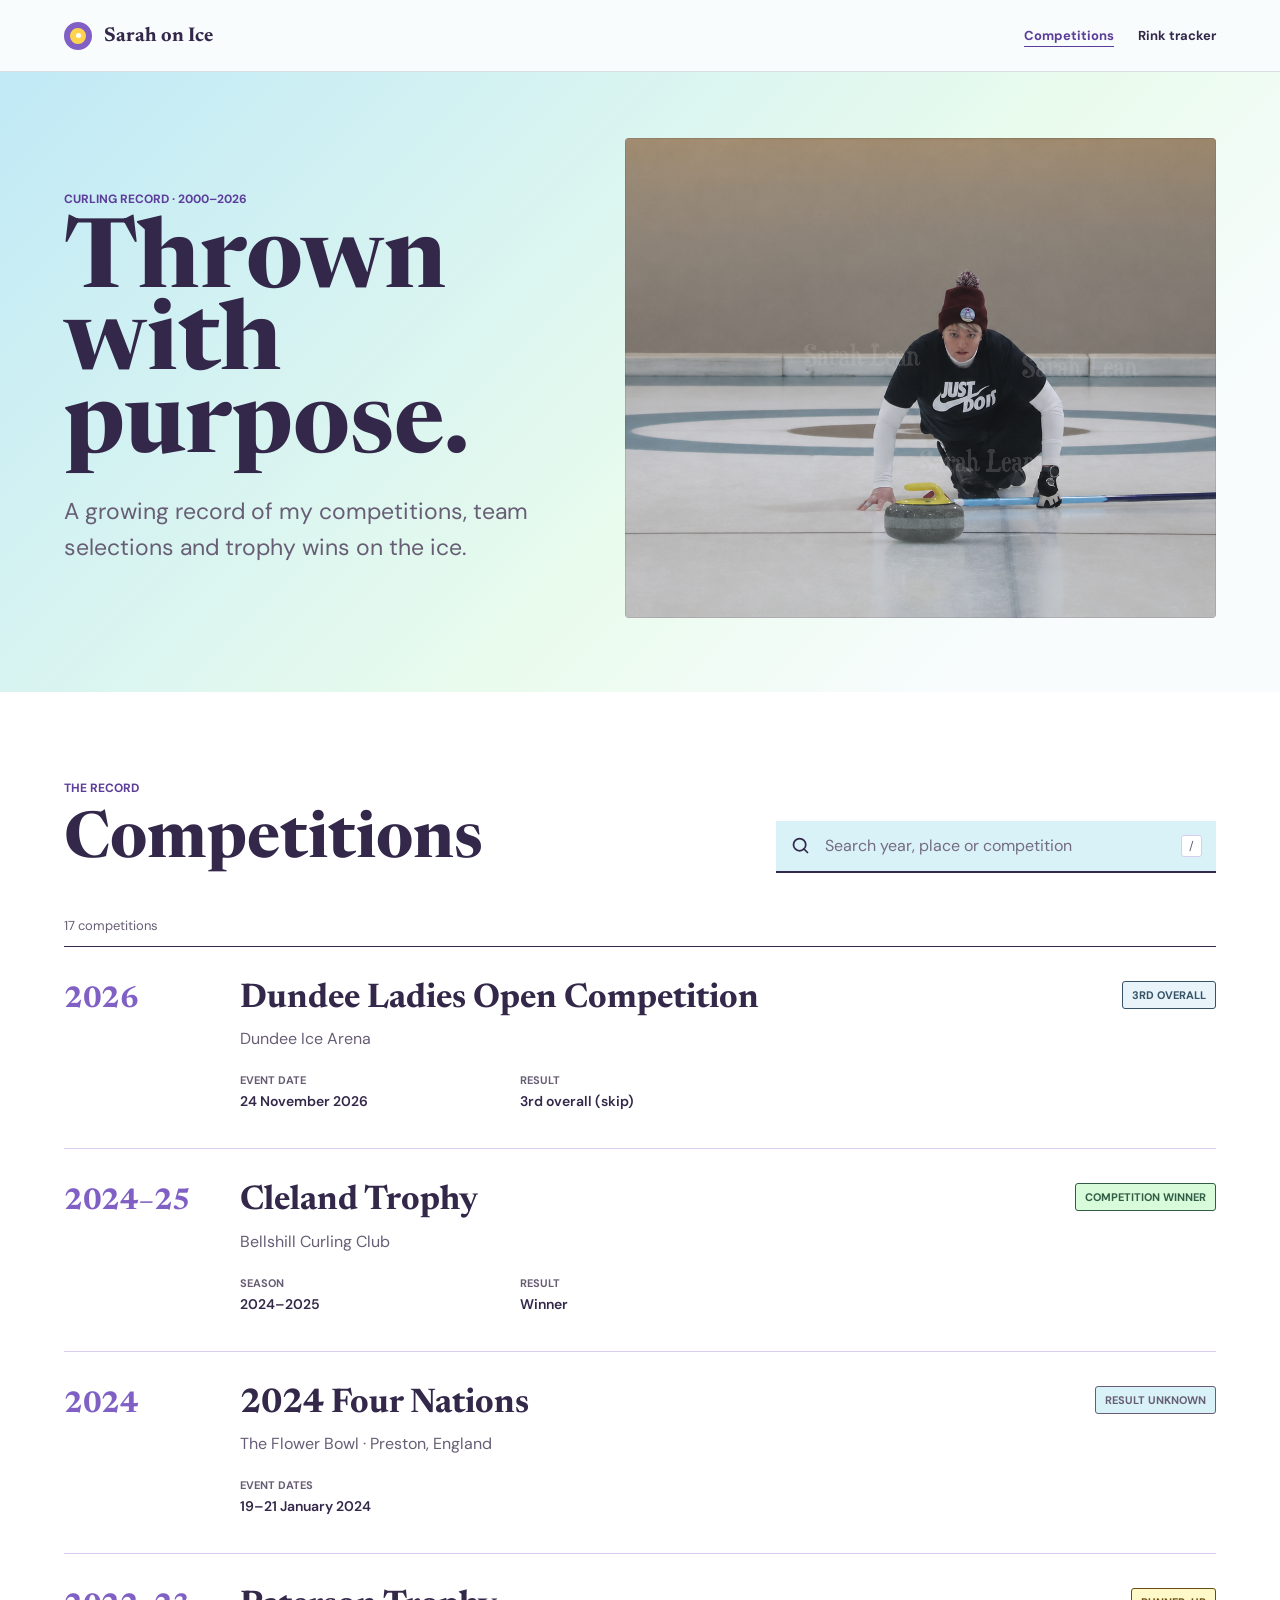
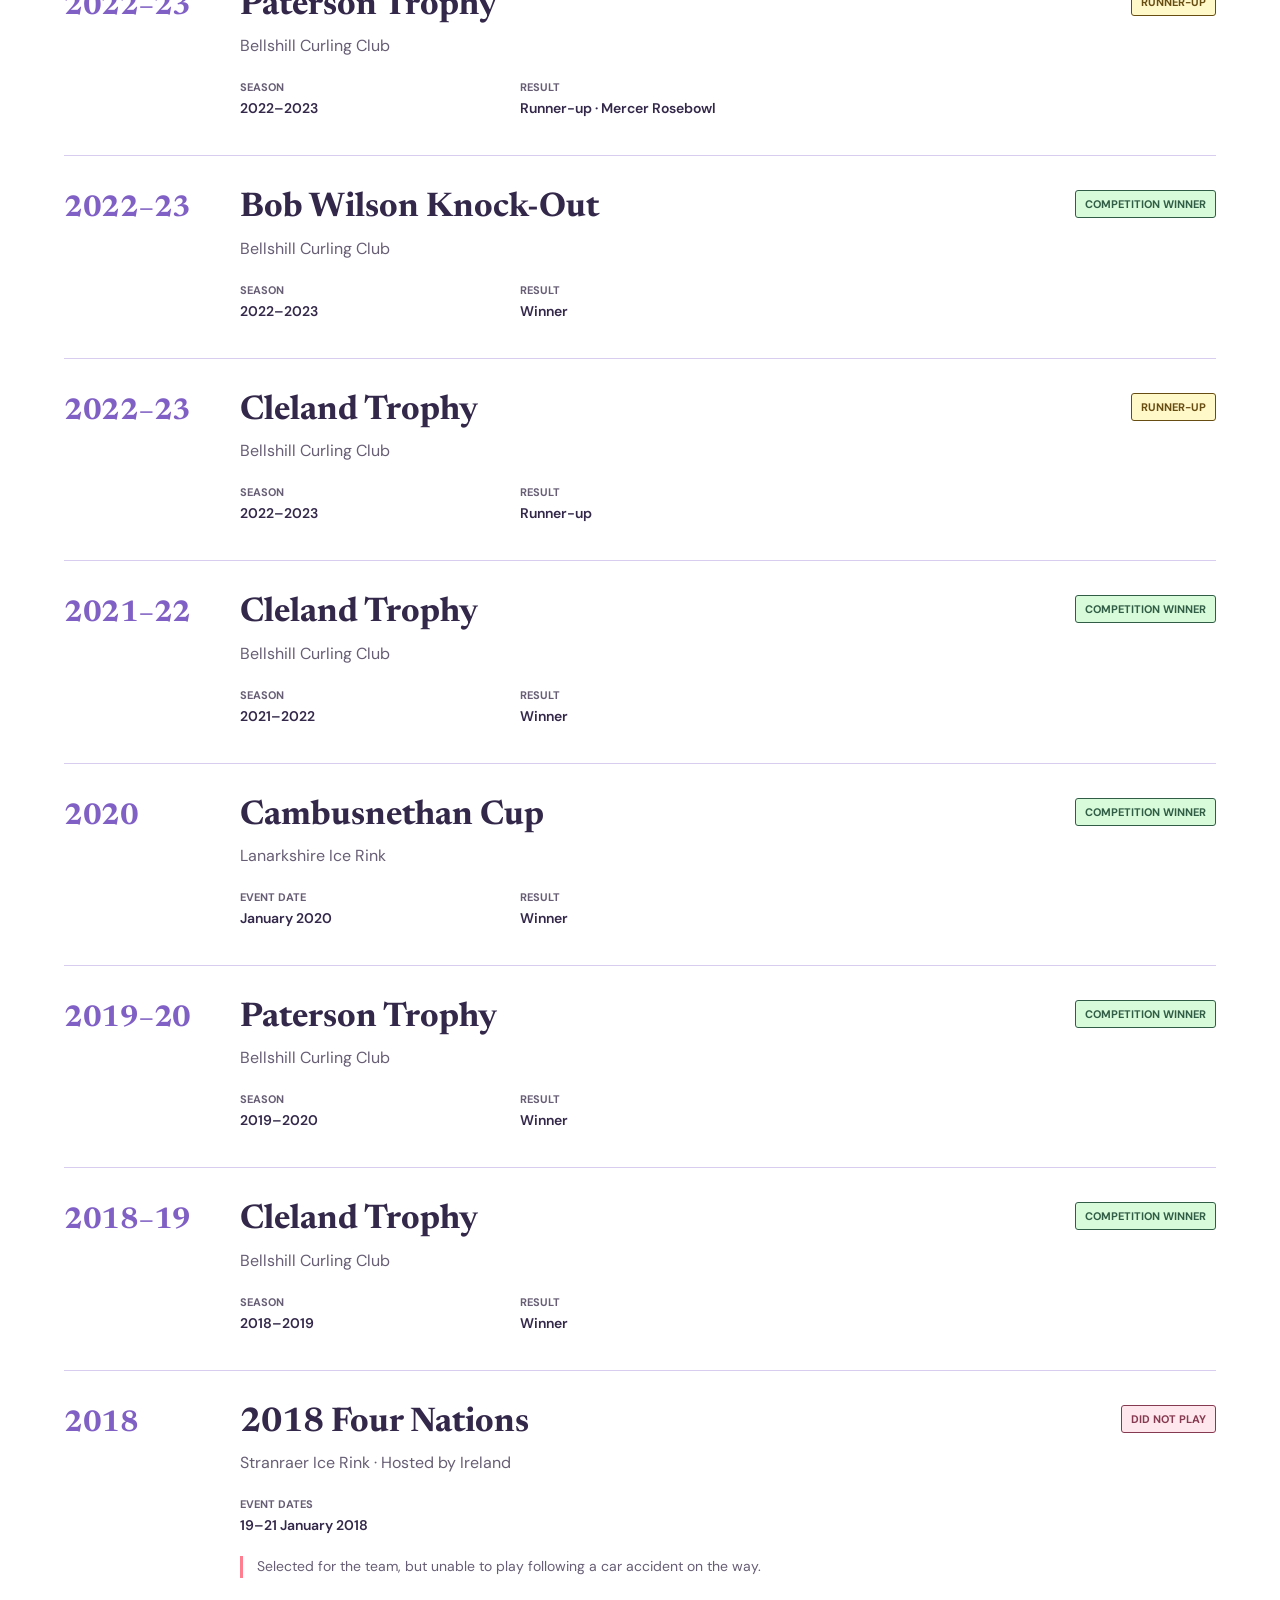
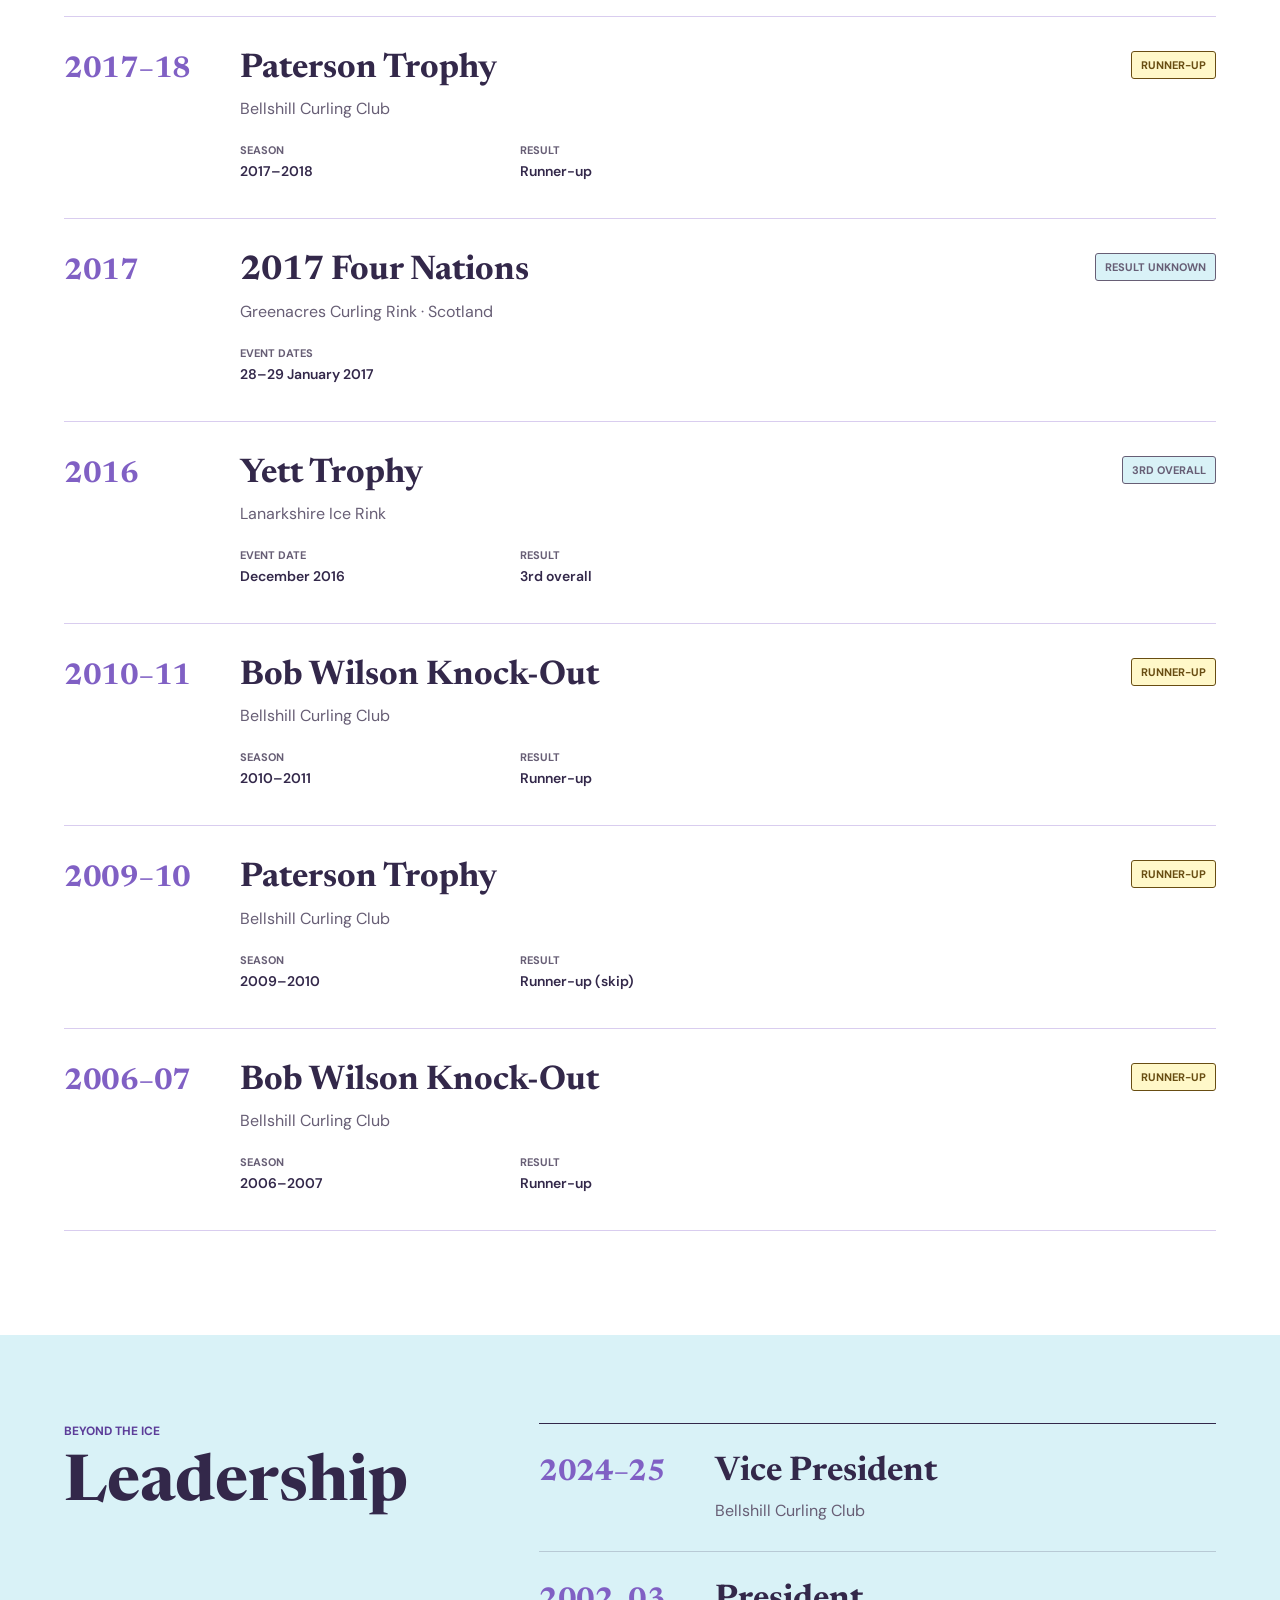
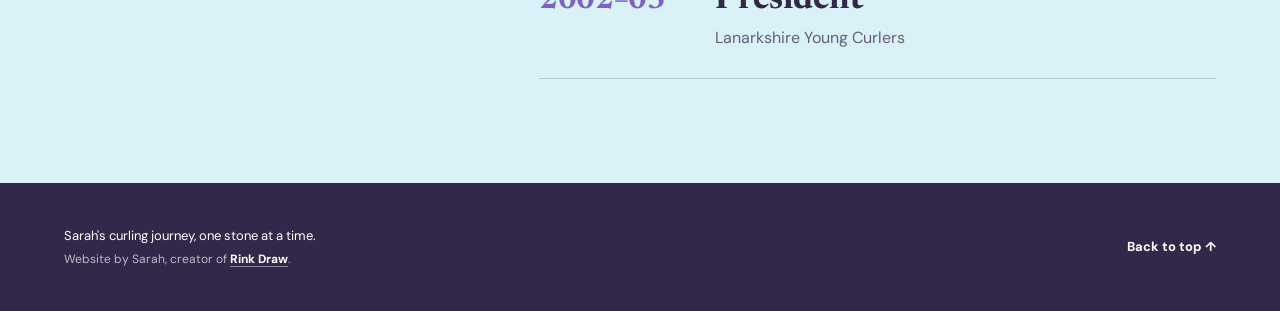
<file: index.html>
<!doctype html>
<html lang="en-GB">
  <head>
    <meta charset="UTF-8" />
    <meta name="viewport" content="width=device-width, initial-scale=1.0" />
    <meta
      name="description"
      content="Sarah's curling tournament appearances, results and trophy wins."
    />
    <title>Sarah on Ice | Curling record</title>
    <link rel="preconnect" href="https://fonts.googleapis.com" />
    <link rel="preconnect" href="https://fonts.gstatic.com" crossorigin />
    <link
      href="https://fonts.googleapis.com/css2?family=DM+Sans:wght@400;500;600;700&amp;family=Newsreader:opsz,wght@6..72,600;6..72,700&amp;display=swap"
      rel="stylesheet"
    />
    <link rel="stylesheet" href="styles.css" />
    <script src="script.js" defer></script>
  </head>
  <body>
    <header class="site-header">
      <a class="brand" href="#top" aria-label="Sarah on Ice, home">
        <span class="brand-mark" aria-hidden="true"><span></span></span>
        <span>Sarah on Ice</span>
      </a>
      <nav class="page-nav" aria-label="Main navigation">
        <a href="index.html" aria-current="page">Competitions</a>
        <a href="rinks.html">Rink tracker</a>
      </nav>
    </header>

    <main id="top">
      <section class="intro" aria-labelledby="page-title">
        <div class="intro-copy">
          <p class="eyebrow">Curling record · 2000–2026</p>
          <h1 id="page-title">Thrown with purpose.</h1>
          <p class="lede">
            A growing record of my competitions, team selections and trophy wins on the ice.
          </p>
        </div>
        <figure class="intro-image">
          <img src="sarah-curling.jpg" alt="Sarah delivering a curling stone on the ice" />
        </figure>
      </section>

      <section class="archive" aria-labelledby="archive-title">
        <div class="archive-heading">
          <div>
            <p class="eyebrow">The record</p>
            <h2 id="archive-title">Competitions</h2>
          </div>
          <label class="search">
            <svg viewBox="0 0 24 24" aria-hidden="true">
              <circle cx="11" cy="11" r="7"></circle>
              <path d="m20 20-4-4"></path>
            </svg>
            <span class="sr-only">Search competitions</span>
            <input
              id="search-input"
              type="search"
              placeholder="Search year, place or competition"
              autocomplete="off"
            />
            <kbd aria-hidden="true">/</kbd>
          </label>
        </div>

        <div class="results-meta" aria-live="polite">
            <p id="result-count">17 competitions</p>
          <button id="clear-search" class="clear-button" type="button" hidden>Clear search</button>
        </div>

        <div id="competition-list" class="competition-list">
          <article
            class="competition"
            data-search="2026 24 november dundee ladies open competition ice arena third 3rd place overall skip"
          >
            <div class="year" aria-hidden="true">2026</div>
            <div class="competition-main">
              <div class="competition-title-row">
                <h3>Dundee Ladies Open Competition</h3>
                <span class="status status-placed">3rd overall</span>
              </div>
              <p class="location">Dundee Ice Arena</p>
              <dl class="details">
                <div>
                  <dt>Event date</dt>
                  <dd>24 November 2026</dd>
                </div>
                <div>
                  <dt>Result</dt>
                  <dd>3rd overall (skip)</dd>
                </div>
              </dl>
            </div>
          </article>

          <article
            class="competition"
            data-search="season 2024 2025 cleland trophy winner competition winner bellshill curling club"
          >
            <div class="year" aria-hidden="true">2024–25</div>
            <div class="competition-main">
              <div class="competition-title-row">
                <h3>Cleland Trophy</h3>
                <span class="status status-winner">Competition winner</span>
              </div>
              <p class="location">Bellshill Curling Club</p>
              <dl class="details">
                <div>
                  <dt>Season</dt>
                  <dd>2024–2025</dd>
                </div>
                <div>
                  <dt>Result</dt>
                  <dd>Winner</dd>
                </div>
              </dl>
            </div>
          </article>

          <article
            class="competition"
            data-search="2024 four nations flower bowl preston england 19 21 january tournament unknown"
          >
            <div class="year" aria-hidden="true">2024</div>
            <div class="competition-main">
              <div class="competition-title-row">
                <h3>2024 Four Nations</h3>
                <span class="status status-unknown">Result unknown</span>
              </div>
              <p class="location">The Flower Bowl · Preston, England</p>
              <dl class="details">
                <div>
                  <dt>Event dates</dt>
                  <dd>19–21 January 2024</dd>
                </div>
              </dl>
            </div>
          </article>

          <article
            class="competition"
            data-search="season 2022 2023 paterson trophy league mercer rosebowl runner up runner-up second place bellshill curling club"
          >
            <div class="year" aria-hidden="true">2022–23</div>
            <div class="competition-main">
              <div class="competition-title-row">
                <h3>Paterson Trophy</h3>
                <span class="status status-runner-up">Runner-up</span>
              </div>
              <p class="location">Bellshill Curling Club</p>
              <dl class="details">
                <div>
                  <dt>Season</dt>
                  <dd>2022–2023</dd>
                </div>
                <div>
                  <dt>Result</dt>
                  <dd>Runner-up · Mercer Rosebowl</dd>
                </div>
              </dl>
            </div>
          </article>

          <article
            class="competition"
            data-search="season 2022 2023 bob wilson knock out knockout competition winner bellshill curling club"
          >
            <div class="year" aria-hidden="true">2022–23</div>
            <div class="competition-main">
              <div class="competition-title-row">
                <h3>Bob Wilson Knock-Out</h3>
                <span class="status status-winner">Competition winner</span>
              </div>
              <p class="location">Bellshill Curling Club</p>
              <dl class="details">
                <div>
                  <dt>Season</dt>
                  <dd>2022–2023</dd>
                </div>
                <div>
                  <dt>Result</dt>
                  <dd>Winner</dd>
                </div>
              </dl>
            </div>
          </article>

          <article
            class="competition"
            data-search="season 2022 2023 cleland trophy runner up runner-up second place bellshill curling club"
          >
            <div class="year" aria-hidden="true">2022–23</div>
            <div class="competition-main">
              <div class="competition-title-row">
                <h3>Cleland Trophy</h3>
                <span class="status status-runner-up">Runner-up</span>
              </div>
              <p class="location">Bellshill Curling Club</p>
              <dl class="details">
                <div>
                  <dt>Season</dt>
                  <dd>2022–2023</dd>
                </div>
                <div>
                  <dt>Result</dt>
                  <dd>Runner-up</dd>
                </div>
              </dl>
            </div>
          </article>

          <article
            class="competition"
            data-search="season 2021 2022 cleland trophy winner competition winner bellshill curling club"
          >
            <div class="year" aria-hidden="true">2021–22</div>
            <div class="competition-main">
              <div class="competition-title-row">
                <h3>Cleland Trophy</h3>
                <span class="status status-winner">Competition winner</span>
              </div>
              <p class="location">Bellshill Curling Club</p>
              <dl class="details">
                <div>
                  <dt>Season</dt>
                  <dd>2021–2022</dd>
                </div>
                <div>
                  <dt>Result</dt>
                  <dd>Winner</dd>
                </div>
              </dl>
            </div>
          </article>

          <article
            class="competition"
            data-search="january 2020 cambusnethan cup winner competition winner lanarkshire ice rink"
          >
            <div class="year" aria-hidden="true">2020</div>
            <div class="competition-main">
              <div class="competition-title-row">
                <h3>Cambusnethan Cup</h3>
                <span class="status status-winner">Competition winner</span>
              </div>
              <p class="location">Lanarkshire Ice Rink</p>
              <dl class="details">
                <div>
                  <dt>Event date</dt>
                  <dd><time datetime="2020-01">January 2020</time></dd>
                </div>
                <div>
                  <dt>Result</dt>
                  <dd>Winner</dd>
                </div>
              </dl>
            </div>
          </article>

          <article
            class="competition"
            data-search="season 2019 2020 paterson trophy winner competition winner bellshill curling club"
          >
            <div class="year" aria-hidden="true">2019–20</div>
            <div class="competition-main">
              <div class="competition-title-row">
                <h3>Paterson Trophy</h3>
                <span class="status status-winner">Competition winner</span>
              </div>
              <p class="location">Bellshill Curling Club</p>
              <dl class="details">
                <div>
                  <dt>Season</dt>
                  <dd>2019–2020</dd>
                </div>
                <div>
                  <dt>Result</dt>
                  <dd>Winner</dd>
                </div>
              </dl>
            </div>
          </article>

          <article
            class="competition"
            data-search="season 2018 2019 cleland trophy winner competition winner bellshill curling club"
          >
            <div class="year" aria-hidden="true">2018–19</div>
            <div class="competition-main">
              <div class="competition-title-row">
                <h3>Cleland Trophy</h3>
                <span class="status status-winner">Competition winner</span>
              </div>
              <p class="location">Bellshill Curling Club</p>
              <dl class="details">
                <div>
                  <dt>Season</dt>
                  <dd>2018–2019</dd>
                </div>
                <div>
                  <dt>Result</dt>
                  <dd>Winner</dd>
                </div>
              </dl>
            </div>
          </article>

          <article
            class="competition"
            data-search="2018 four nations stranraer ice rink hosted ireland 19 21 january did not play car accident"
          >
            <div class="year" aria-hidden="true">2018</div>
            <div class="competition-main">
              <div class="competition-title-row">
                <h3>2018 Four Nations</h3>
                <span class="status status-missed">Did not play</span>
              </div>
              <p class="location">Stranraer Ice Rink · Hosted by Ireland</p>
              <dl class="details">
                <div>
                  <dt>Event dates</dt>
                  <dd>19–21 January 2018</dd>
                </div>
              </dl>
              <p class="note">Selected for the team, but unable to play following a car accident on the way.</p>
            </div>
          </article>

          <article
            class="competition"
            data-search="season 2017 2018 paterson trophy runner up runner-up second place bellshill curling club"
          >
            <div class="year" aria-hidden="true">2017–18</div>
            <div class="competition-main">
              <div class="competition-title-row">
                <h3>Paterson Trophy</h3>
                <span class="status status-runner-up">Runner-up</span>
              </div>
              <p class="location">Bellshill Curling Club</p>
              <dl class="details">
                <div>
                  <dt>Season</dt>
                  <dd>2017–2018</dd>
                </div>
                <div>
                  <dt>Result</dt>
                  <dd>Runner-up</dd>
                </div>
              </dl>
            </div>
          </article>

          <article
            class="competition"
            data-search="2017 four nations greenacres curling rink scotland 28 29 january tournament unknown"
          >
            <div class="year" aria-hidden="true">2017</div>
            <div class="competition-main">
              <div class="competition-title-row">
                <h3>2017 Four Nations</h3>
                <span class="status status-unknown">Result unknown</span>
              </div>
              <p class="location">Greenacres Curling Rink · Scotland</p>
              <dl class="details">
                <div>
                  <dt>Event dates</dt>
                  <dd>28–29 January 2017</dd>
                </div>
              </dl>
            </div>
          </article>

          <article
            class="competition"
            data-search="december 2016 yett trophy lanarkshire ice rink third 3rd overall"
          >
            <div class="year" aria-hidden="true">2016</div>
            <div class="competition-main">
              <div class="competition-title-row">
                <h3>Yett Trophy</h3>
                <span class="status status-unknown">3rd overall</span>
              </div>
              <p class="location">Lanarkshire Ice Rink</p>
              <dl class="details">
                <div>
                  <dt>Event date</dt>
                  <dd><time datetime="2016-12">December 2016</time></dd>
                </div>
                <div>
                  <dt>Result</dt>
                  <dd>3rd overall</dd>
                </div>
              </dl>
            </div>
          </article>

          <article
            class="competition"
            data-search="season 2010 2011 bob wilson knock out knockout trophy runner up runner-up second place bellshill curling club"
          >
            <div class="year" aria-hidden="true">2010–11</div>
            <div class="competition-main">
              <div class="competition-title-row">
                <h3>Bob Wilson Knock-Out</h3>
                <span class="status status-runner-up">Runner-up</span>
              </div>
              <p class="location">Bellshill Curling Club</p>
              <dl class="details">
                <div>
                  <dt>Season</dt>
                  <dd>2010–2011</dd>
                </div>
                <div>
                  <dt>Result</dt>
                  <dd>Runner-up</dd>
                </div>
              </dl>
            </div>
          </article>

          <article
            class="competition"
            data-search="season 2009 2010 paterson trophy runner up runner-up second place skip bellshill curling club"
          >
            <div class="year" aria-hidden="true">2009–10</div>
            <div class="competition-main">
              <div class="competition-title-row">
                <h3>Paterson Trophy</h3>
                <span class="status status-runner-up">Runner-up</span>
              </div>
              <p class="location">Bellshill Curling Club</p>
              <dl class="details">
                <div>
                  <dt>Season</dt>
                  <dd>2009–2010</dd>
                </div>
                <div>
                  <dt>Result</dt>
                  <dd>Runner-up (skip)</dd>
                </div>
              </dl>
            </div>
          </article>

          <article
            class="competition"
            data-search="season 2006 2007 bob wilson knock out knockout trophy runner up runner-up second place bellshill curling club"
          >
            <div class="year" aria-hidden="true">2006–07</div>
            <div class="competition-main">
              <div class="competition-title-row">
                <h3>Bob Wilson Knock-Out</h3>
                <span class="status status-runner-up">Runner-up</span>
              </div>
              <p class="location">Bellshill Curling Club</p>
              <dl class="details">
                <div>
                  <dt>Season</dt>
                  <dd>2006–2007</dd>
                </div>
                <div>
                  <dt>Result</dt>
                  <dd>Runner-up</dd>
                </div>
              </dl>
            </div>
          </article>
        </div>

        <div id="empty-state" class="empty-state" hidden>
          <p>No competitions match that search.</p>
          <button id="empty-clear" type="button">Show all competitions</button>
        </div>
      </section>

      <section class="leadership" aria-labelledby="leadership-title">
        <div class="leadership-inner">
          <div class="leadership-heading">
            <p class="eyebrow">Beyond the ice</p>
            <h2 id="leadership-title">Leadership</h2>
          </div>
          <div class="leadership-list">
            <article class="leadership-role">
              <div class="year">2024–25</div>
              <div>
                <h3>Vice President</h3>
                <p class="location">Bellshill Curling Club</p>
              </div>
            </article>
            <article class="leadership-role">
              <div class="year">2002–03</div>
              <div>
                <h3>President</h3>
                <p class="location">Lanarkshire Young Curlers</p>
              </div>
            </article>
          </div>
        </div>
      </section>
    </main>

    <footer>
      <div class="footer-note">
        <p>Sarah's curling journey, one stone at a time.</p>
        <p class="creator-credit">
          Website by Sarah, creator of
          <a href="https://www.rinkdraw.com/">Rink Draw</a>.
        </p>
      </div>
      <a href="#top">Back to top <span aria-hidden="true">↑</span></a>
    </footer>
  </body>
</html>
</file>
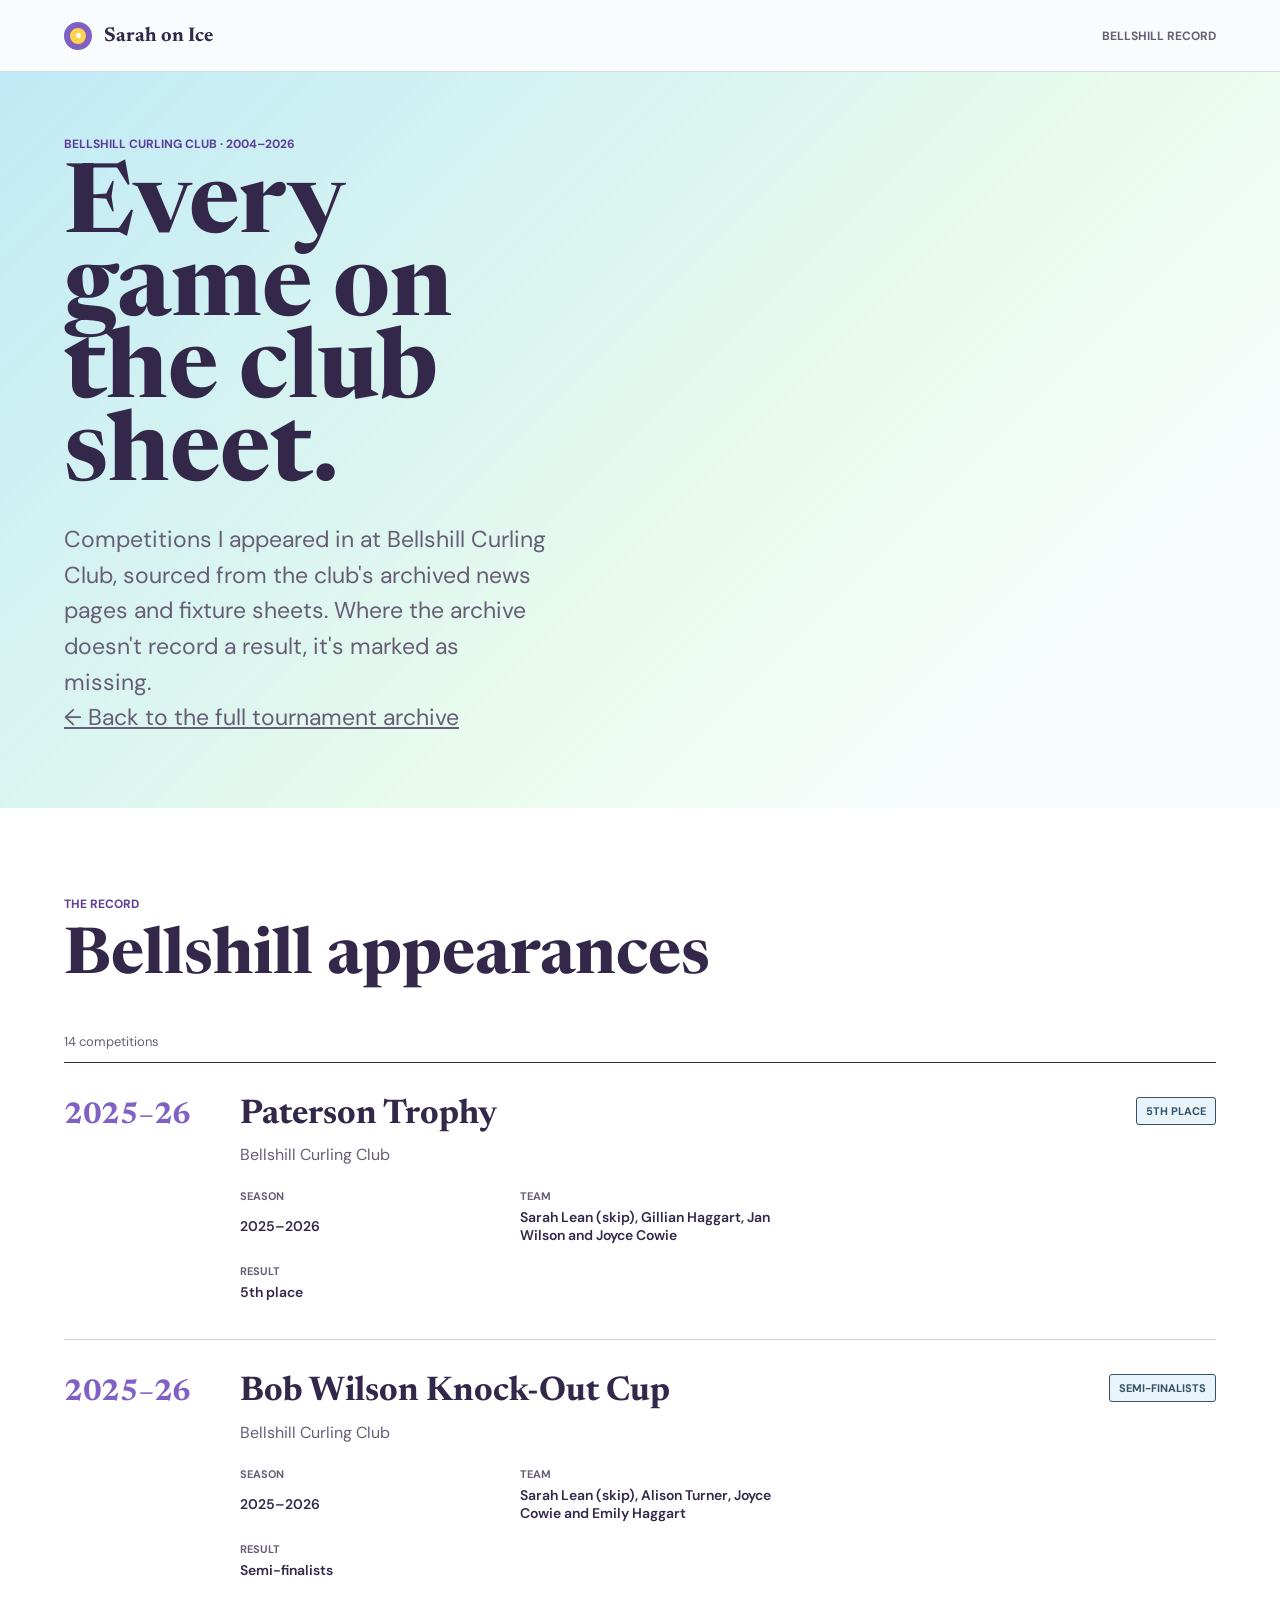
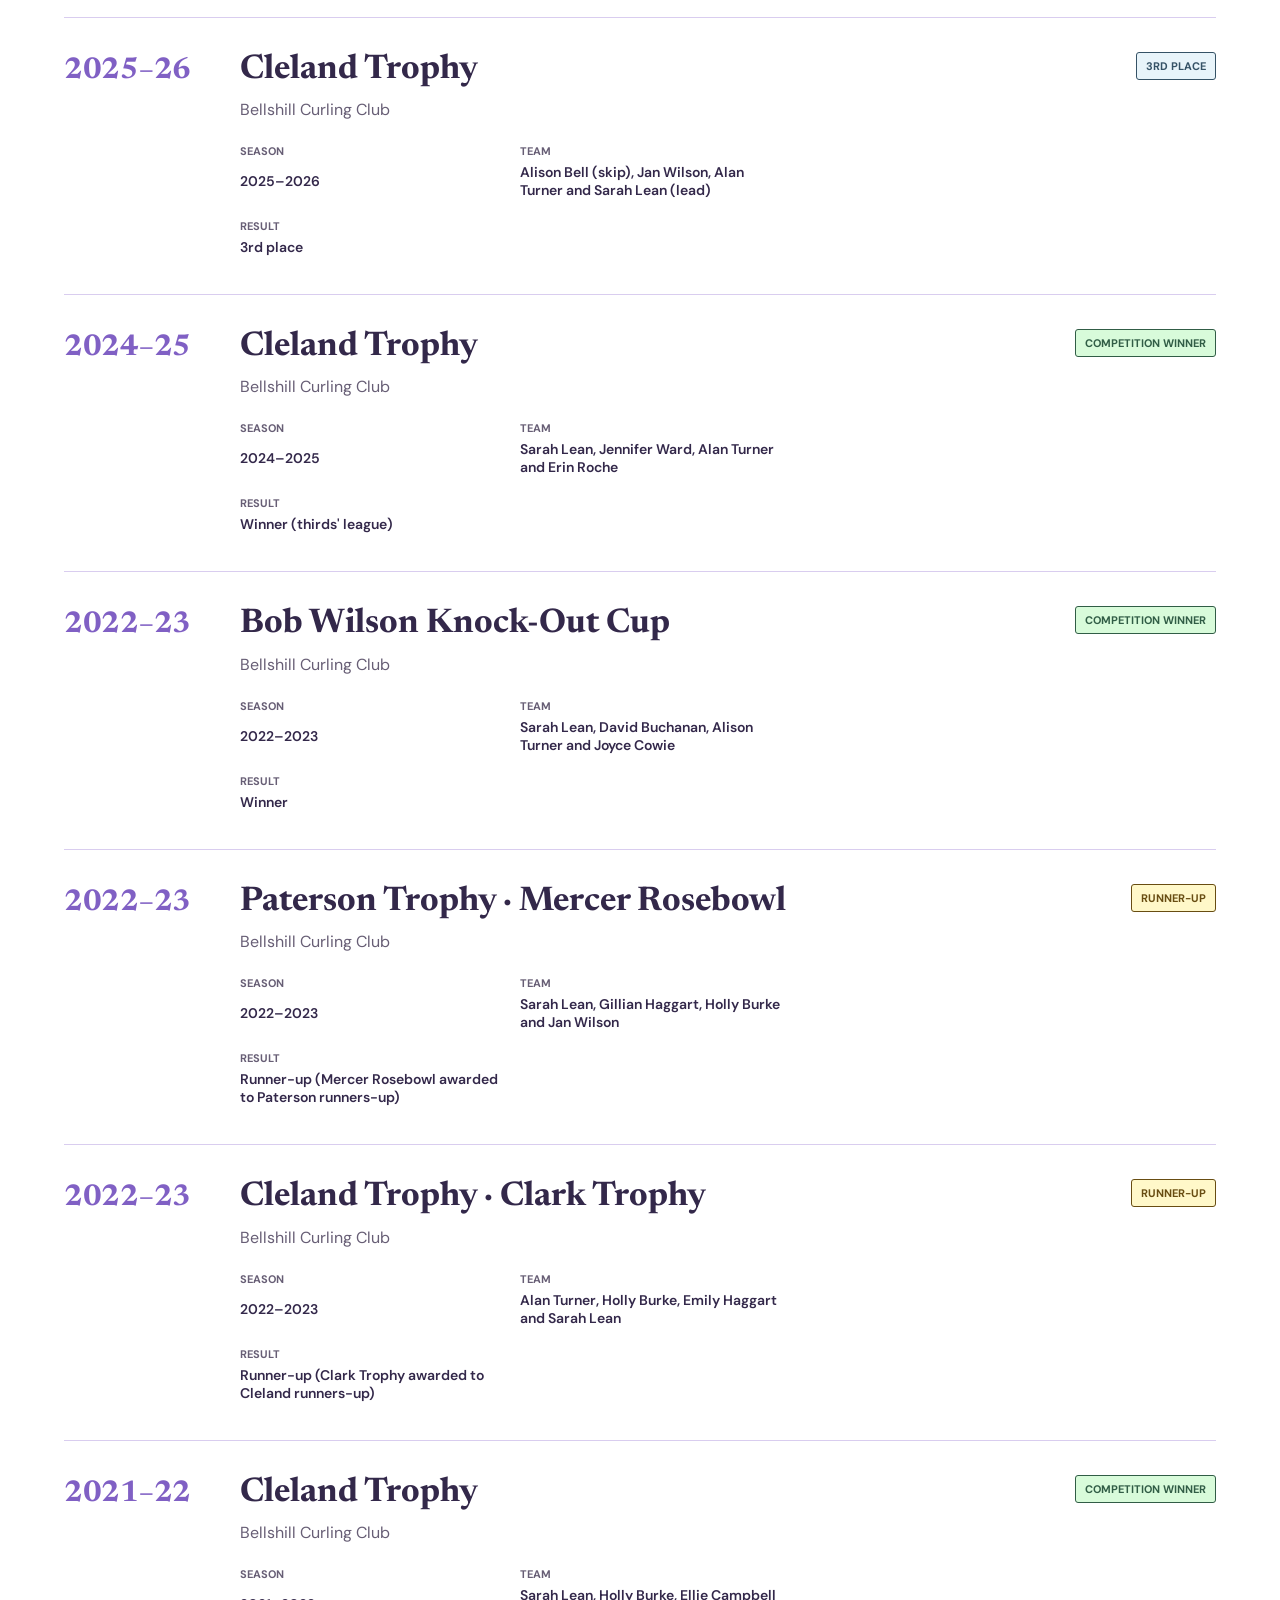
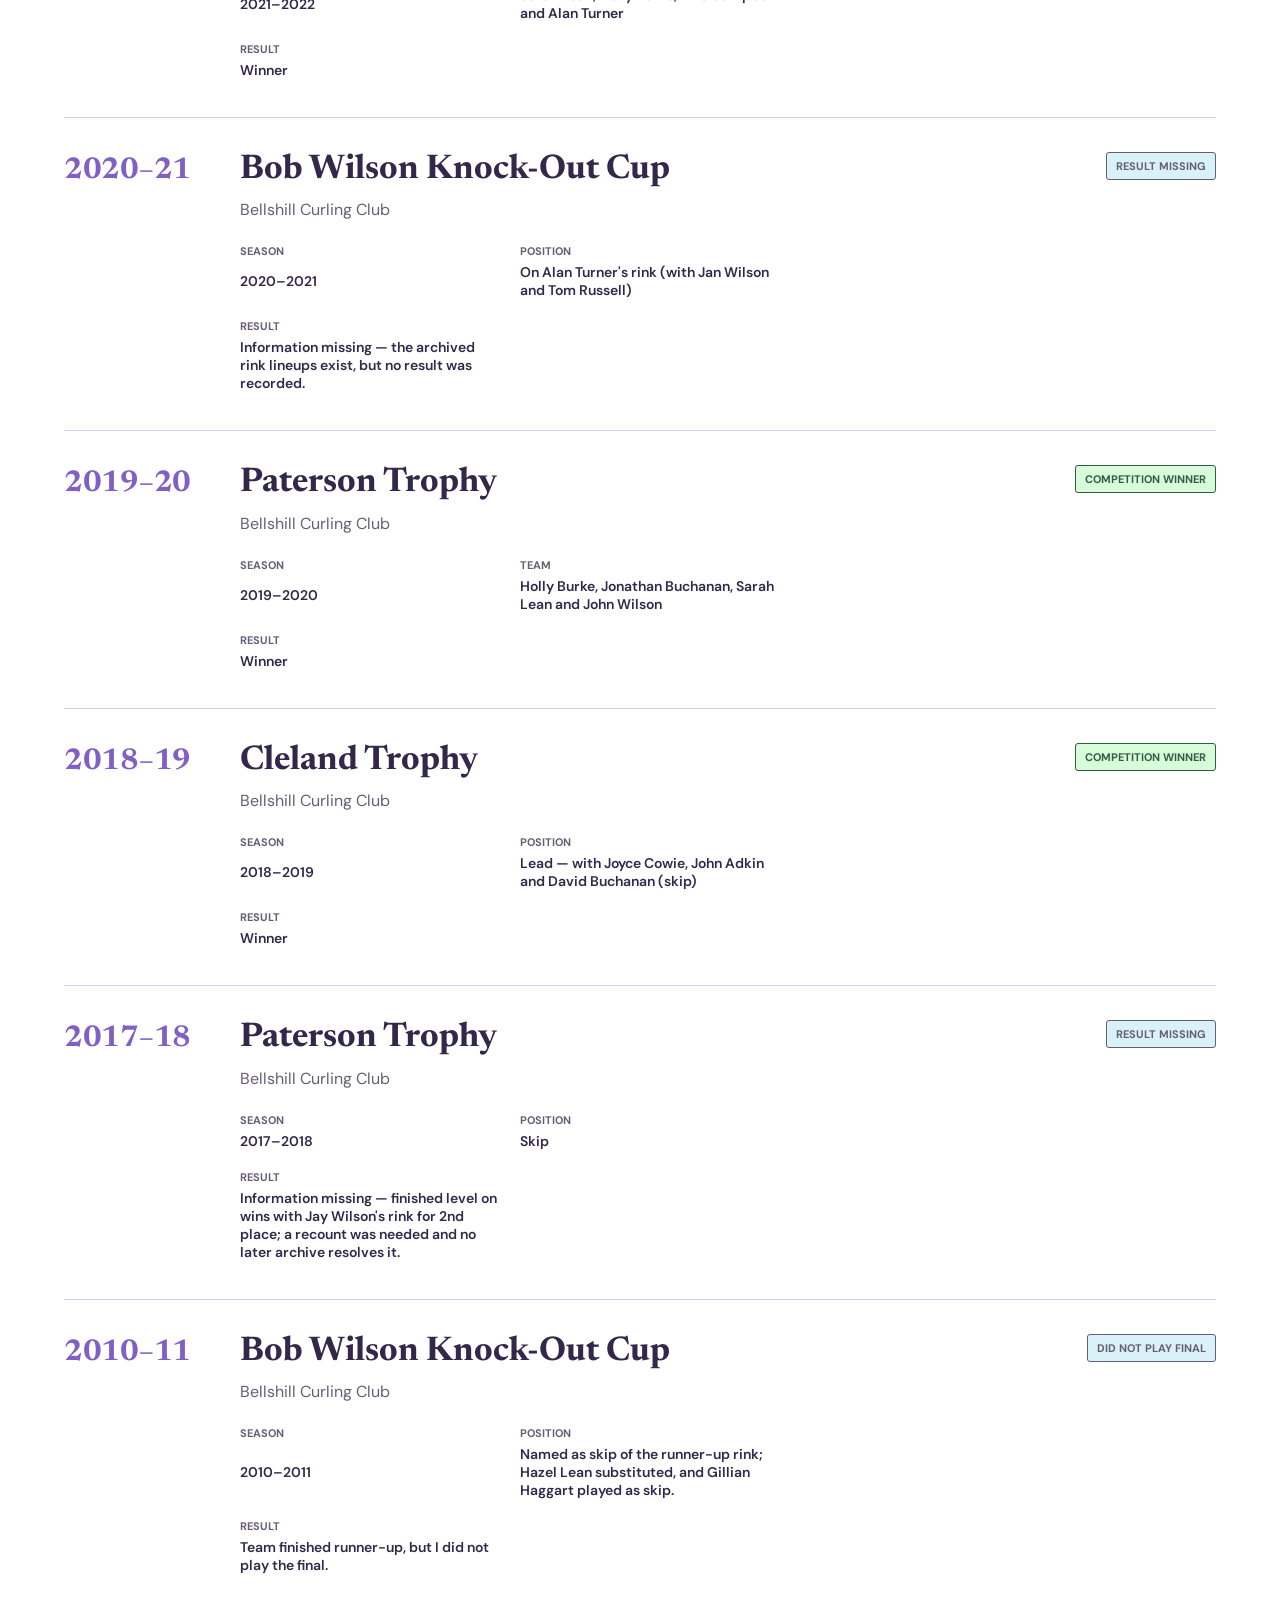
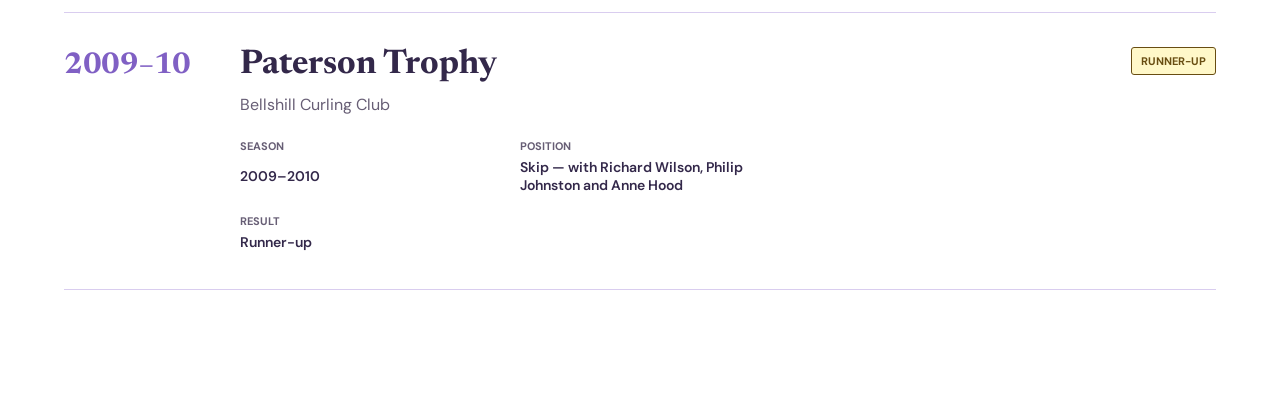
<file: bellshill-record.html>
<!doctype html>
<html lang="en-GB">
  <head>
    <meta charset="UTF-8" />
    <meta name="viewport" content="width=device-width, initial-scale=1.0" />
    <meta
      name="description"
      content="Sarah Lean's competition appearances at Bellshill Curling Club, drawn from archived club records."
    />
    <title>Bellshill Curling Club record | Sarah on Ice</title>
    <link rel="preconnect" href="https://fonts.googleapis.com" />
    <link rel="preconnect" href="https://fonts.gstatic.com" crossorigin />
    <link
      href="https://fonts.googleapis.com/css2?family=DM+Sans:wght@400;500;600;700&amp;family=Newsreader:opsz,wght@6..72,600;6..72,700&amp;display=swap"
      rel="stylesheet"
    />
    <link rel="stylesheet" href="styles.css" />
  </head>
  <body>
    <header class="site-header">
      <a class="brand" href="index.html" aria-label="Sarah on Ice, home">
        <span class="brand-mark" aria-hidden="true"><span></span></span>
        <span>Sarah on Ice</span>
      </a>
      <span class="header-note">Bellshill record</span>
    </header>

    <main id="top">
      <section class="intro" aria-labelledby="page-title">
        <div class="intro-copy">
          <p class="eyebrow">Bellshill Curling Club · 2004–2026</p>
          <h1 id="page-title">Every game on the club sheet.</h1>
          <p class="lede">
            Competitions I appeared in at Bellshill Curling Club, sourced from the
            club's archived news pages and fixture sheets. Where the archive doesn't
            record a result, it's marked as missing.
          </p>
          <p class="lede">
            <a href="index.html">← Back to the full tournament archive</a>
          </p>
        </div>
      </section>

      <section class="archive" aria-labelledby="archive-title">
        <div class="archive-heading">
          <div>
            <p class="eyebrow">The record</p>
            <h2 id="archive-title">Bellshill appearances</h2>
          </div>
        </div>

        <div class="results-meta">
          <p>14 competitions</p>
        </div>

        <div class="competition-list">
          <article class="competition">
            <div class="year" aria-hidden="true">2025–26</div>
            <div class="competition-main">
              <div class="competition-title-row">
                <h3>Paterson Trophy</h3>
                <span class="status status-placed">5th place</span>
              </div>
              <p class="location">Bellshill Curling Club</p>
              <dl class="details">
                <div>
                  <dt>Season</dt>
                  <dd>2025–2026</dd>
                </div>
                <div>
                  <dt>Team</dt>
                  <dd>Sarah Lean (skip), Gillian Haggart, Jan Wilson and Joyce Cowie</dd>
                </div>
                <div>
                  <dt>Result</dt>
                  <dd>5th place</dd>
                </div>
              </dl>
            </div>
          </article>

          <article class="competition">
            <div class="year" aria-hidden="true">2025–26</div>
            <div class="competition-main">
              <div class="competition-title-row">
                <h3>Bob Wilson Knock-Out Cup</h3>
                <span class="status status-placed">Semi-finalists</span>
              </div>
              <p class="location">Bellshill Curling Club</p>
              <dl class="details">
                <div>
                  <dt>Season</dt>
                  <dd>2025–2026</dd>
                </div>
                <div>
                  <dt>Team</dt>
                  <dd>Sarah Lean (skip), Alison Turner, Joyce Cowie and Emily Haggart</dd>
                </div>
                <div>
                  <dt>Result</dt>
                  <dd>Semi-finalists</dd>
                </div>
              </dl>
            </div>
          </article>

          <article class="competition">
            <div class="year" aria-hidden="true">2025–26</div>
            <div class="competition-main">
              <div class="competition-title-row">
                <h3>Cleland Trophy</h3>
                <span class="status status-placed">3rd place</span>
              </div>
              <p class="location">Bellshill Curling Club</p>
              <dl class="details">
                <div>
                  <dt>Season</dt>
                  <dd>2025–2026</dd>
                </div>
                <div>
                  <dt>Team</dt>
                  <dd>Alison Bell (skip), Jan Wilson, Alan Turner and Sarah Lean (lead)</dd>
                </div>
                <div>
                  <dt>Result</dt>
                  <dd>3rd place</dd>
                </div>
              </dl>
            </div>
          </article>

          <article class="competition">
            <div class="year" aria-hidden="true">2024–25</div>
            <div class="competition-main">
              <div class="competition-title-row">
                <h3>Cleland Trophy</h3>
                <span class="status status-winner">Competition winner</span>
              </div>
              <p class="location">Bellshill Curling Club</p>
              <dl class="details">
                <div>
                  <dt>Season</dt>
                  <dd>2024–2025</dd>
                </div>
                <div>
                  <dt>Team</dt>
                  <dd>Sarah Lean, Jennifer Ward, Alan Turner and Erin Roche</dd>
                </div>
                <div>
                  <dt>Result</dt>
                  <dd>Winner (thirds' league)</dd>
                </div>
              </dl>
            </div>
          </article>

          <article class="competition">
            <div class="year" aria-hidden="true">2022–23</div>
            <div class="competition-main">
              <div class="competition-title-row">
                <h3>Bob Wilson Knock-Out Cup</h3>
                <span class="status status-winner">Competition winner</span>
              </div>
              <p class="location">Bellshill Curling Club</p>
              <dl class="details">
                <div>
                  <dt>Season</dt>
                  <dd>2022–2023</dd>
                </div>
                <div>
                  <dt>Team</dt>
                  <dd>Sarah Lean, David Buchanan, Alison Turner and Joyce Cowie</dd>
                </div>
                <div>
                  <dt>Result</dt>
                  <dd>Winner</dd>
                </div>
              </dl>
            </div>
          </article>

          <article class="competition">
            <div class="year" aria-hidden="true">2022–23</div>
            <div class="competition-main">
              <div class="competition-title-row">
                <h3>Paterson Trophy · Mercer Rosebowl</h3>
                <span class="status status-runner-up">Runner-up</span>
              </div>
              <p class="location">Bellshill Curling Club</p>
              <dl class="details">
                <div>
                  <dt>Season</dt>
                  <dd>2022–2023</dd>
                </div>
                <div>
                  <dt>Team</dt>
                  <dd>Sarah Lean, Gillian Haggart, Holly Burke and Jan Wilson</dd>
                </div>
                <div>
                  <dt>Result</dt>
                  <dd>Runner-up (Mercer Rosebowl awarded to Paterson runners-up)</dd>
                </div>
              </dl>
            </div>
          </article>

          <article class="competition">
            <div class="year" aria-hidden="true">2022–23</div>
            <div class="competition-main">
              <div class="competition-title-row">
                <h3>Cleland Trophy · Clark Trophy</h3>
                <span class="status status-runner-up">Runner-up</span>
              </div>
              <p class="location">Bellshill Curling Club</p>
              <dl class="details">
                <div>
                  <dt>Season</dt>
                  <dd>2022–2023</dd>
                </div>
                <div>
                  <dt>Team</dt>
                  <dd>Alan Turner, Holly Burke, Emily Haggart and Sarah Lean</dd>
                </div>
                <div>
                  <dt>Result</dt>
                  <dd>Runner-up (Clark Trophy awarded to Cleland runners-up)</dd>
                </div>
              </dl>
            </div>
          </article>

          <article class="competition">
            <div class="year" aria-hidden="true">2021–22</div>
            <div class="competition-main">
              <div class="competition-title-row">
                <h3>Cleland Trophy</h3>
                <span class="status status-winner">Competition winner</span>
              </div>
              <p class="location">Bellshill Curling Club</p>
              <dl class="details">
                <div>
                  <dt>Season</dt>
                  <dd>2021–2022</dd>
                </div>
                <div>
                  <dt>Team</dt>
                  <dd>Sarah Lean, Holly Burke, Ellie Campbell and Alan Turner</dd>
                </div>
                <div>
                  <dt>Result</dt>
                  <dd>Winner</dd>
                </div>
              </dl>
            </div>
          </article>

          <article class="competition">
            <div class="year" aria-hidden="true">2020–21</div>
            <div class="competition-main">
              <div class="competition-title-row">
                <h3>Bob Wilson Knock-Out Cup</h3>
                <span class="status status-unknown">Result missing</span>
              </div>
              <p class="location">Bellshill Curling Club</p>
              <dl class="details">
                <div>
                  <dt>Season</dt>
                  <dd>2020–2021</dd>
                </div>
                <div>
                  <dt>Position</dt>
                  <dd>On Alan Turner's rink (with Jan Wilson and Tom Russell)</dd>
                </div>
                <div>
                  <dt>Result</dt>
                  <dd>Information missing — the archived rink lineups exist, but no result was recorded.</dd>
                </div>
              </dl>
            </div>
          </article>

          <article class="competition">
            <div class="year" aria-hidden="true">2019–20</div>
            <div class="competition-main">
              <div class="competition-title-row">
                <h3>Paterson Trophy</h3>
                <span class="status status-winner">Competition winner</span>
              </div>
              <p class="location">Bellshill Curling Club</p>
              <dl class="details">
                <div>
                  <dt>Season</dt>
                  <dd>2019–2020</dd>
                </div>
                <div>
                  <dt>Team</dt>
                  <dd>Holly Burke, Jonathan Buchanan, Sarah Lean and John Wilson</dd>
                </div>
                <div>
                  <dt>Result</dt>
                  <dd>Winner</dd>
                </div>
              </dl>
            </div>
          </article>

          <article class="competition">
            <div class="year" aria-hidden="true">2018–19</div>
            <div class="competition-main">
              <div class="competition-title-row">
                <h3>Cleland Trophy</h3>
                <span class="status status-winner">Competition winner</span>
              </div>
              <p class="location">Bellshill Curling Club</p>
              <dl class="details">
                <div>
                  <dt>Season</dt>
                  <dd>2018–2019</dd>
                </div>
                <div>
                  <dt>Position</dt>
                  <dd>Lead — with Joyce Cowie, John Adkin and David Buchanan (skip)</dd>
                </div>
                <div>
                  <dt>Result</dt>
                  <dd>Winner</dd>
                </div>
              </dl>
            </div>
          </article>

          <article class="competition">
            <div class="year" aria-hidden="true">2017–18</div>
            <div class="competition-main">
              <div class="competition-title-row">
                <h3>Paterson Trophy</h3>
                <span class="status status-unknown">Result missing</span>
              </div>
              <p class="location">Bellshill Curling Club</p>
              <dl class="details">
                <div>
                  <dt>Season</dt>
                  <dd>2017–2018</dd>
                </div>
                <div>
                  <dt>Position</dt>
                  <dd>Skip</dd>
                </div>
                <div>
                  <dt>Result</dt>
                  <dd>
                    Information missing — finished level on wins with Jay Wilson's rink for 2nd place;
                    a recount was needed and no later archive resolves it.
                  </dd>
                </div>
              </dl>
            </div>
          </article>

          <article class="competition">
            <div class="year" aria-hidden="true">2010–11</div>
            <div class="competition-main">
              <div class="competition-title-row">
                <h3>Bob Wilson Knock-Out Cup</h3>
                <span class="status status-unknown">Did not play final</span>
              </div>
              <p class="location">Bellshill Curling Club</p>
              <dl class="details">
                <div>
                  <dt>Season</dt>
                  <dd>2010–2011</dd>
                </div>
                <div>
                  <dt>Position</dt>
                  <dd>Named as skip of the runner-up rink; Hazel Lean substituted, and Gillian Haggart played as skip.</dd>
                </div>
                <div>
                  <dt>Result</dt>
                  <dd>Team finished runner-up, but I did not play the final.</dd>
                </div>
              </dl>
            </div>
          </article>

          <article class="competition">
            <div class="year" aria-hidden="true">2009–10</div>
            <div class="competition-main">
              <div class="competition-title-row">
                <h3>Paterson Trophy</h3>
                <span class="status status-runner-up">Runner-up</span>
              </div>
              <p class="location">Bellshill Curling Club</p>
              <dl class="details">
                <div>
                  <dt>Season</dt>
                  <dd>2009–2010</dd>
                </div>
                <div>
                  <dt>Position</dt>
                  <dd>Skip — with Richard Wilson, Philip Johnston and Anne Hood</dd>
                </div>
                <div>
                  <dt>Result</dt>
                  <dd>Runner-up</dd>
                </div>
              </dl>
            </div>
          </article>
        </div>
      </section>
    </main>
  </body>
</html>
</file>
<file: styles.css>
:root {
  --ink: #33284a;
  --muted: #675e75;
  --paper: #f8fcfd;
  --ice: #d9f2f7;
  --line: #d9cdef;
  --accent: #8060c4;
  --accent-dark: #5c3d99;
  --sky: #98dcf1;
  --mint: #d8fbda;
  --pink: #ff7f91;
  --yellow: #ffd34e;
  --white: #ffffff;
}

* {
  box-sizing: border-box;
}

html {
  scroll-behavior: smooth;
}

body {
  margin: 0;
  color: var(--ink);
  background:
    linear-gradient(rgba(51, 40, 74, 0.04) 1px, transparent 1px),
    var(--paper);
  background-size: 100% 32px;
  font-family: "DM Sans", sans-serif;
  font-size: 16px;
}

button,
input {
  font: inherit;
}

a {
  color: inherit;
}

.sr-only {
  position: absolute;
  width: 1px;
  height: 1px;
  padding: 0;
  margin: -1px;
  overflow: hidden;
  clip: rect(0, 0, 0, 0);
  white-space: nowrap;
  border: 0;
}

.site-header {
  min-height: 72px;
  padding: 0 5vw;
  display: flex;
  align-items: center;
  justify-content: space-between;
  border-bottom: 1px solid rgba(51, 40, 74, 0.15);
  background: rgba(248, 252, 253, 0.94);
}

.brand {
  display: inline-flex;
  align-items: center;
  gap: 12px;
  color: var(--ink);
  font-family: "Newsreader", serif;
  font-size: 20px;
  font-weight: 700;
  text-decoration: none;
}

.brand-mark {
  width: 28px;
  height: 28px;
  display: grid;
  place-items: center;
  border: 6px solid var(--accent);
  border-radius: 50%;
  background: var(--yellow);
}

.brand-mark span {
  width: 5px;
  height: 5px;
  border-radius: 50%;
  background: var(--white);
}

.header-note,
.eyebrow {
  font-size: 12px;
  font-weight: 700;
  letter-spacing: 0;
  text-transform: uppercase;
}

.header-note {
  color: var(--muted);
}

.intro {
  min-height: min(620px, calc(100vh - 72px));
  padding: 64px 5vw 72px;
  display: grid;
  grid-template-columns: minmax(0, 0.9fr) minmax(360px, 1.1fr);
  gap: clamp(32px, 6vw, 96px);
  align-items: center;
  background:
    linear-gradient(135deg, rgba(152, 220, 241, 0.58), rgba(216, 251, 218, 0.46) 58%, transparent 82%),
    var(--paper);
}

.intro-copy {
  max-width: 620px;
}

.eyebrow {
  margin: 0 0 16px;
  color: var(--accent-dark);
}

h1,
h2,
h3,
p {
  margin-top: 0;
}

h1,
h2 {
  font-family: "Newsreader", serif;
}

h1 {
  max-width: 700px;
  margin-bottom: 24px;
  font-size: clamp(58px, 7.5vw, 110px);
  line-height: 0.86;
  letter-spacing: 0;
}

.lede {
  max-width: 540px;
  margin-bottom: 0;
  color: var(--muted);
  font-size: clamp(18px, 2vw, 23px);
  line-height: 1.55;
}

.intro-image {
  position: relative;
  min-height: 360px;
  height: min(480px, 55vw);
  margin: 0;
  overflow: hidden;
  border-radius: 4px;
  background: var(--ice);
}

.intro-image::after {
  content: "";
  position: absolute;
  inset: 0;
  box-shadow: inset 0 0 0 1px rgba(51, 40, 74, 0.12);
  pointer-events: none;
}

.intro-image img {
  width: 100%;
  height: 100%;
  display: block;
  object-fit: cover;
}

.intro-image figcaption {
  position: absolute;
  right: 16px;
  bottom: 16px;
  padding: 8px 11px;
  color: var(--white);
  background: var(--ink);
  font-size: 12px;
  font-weight: 600;
}

.intro-image figcaption a {
  color: inherit;
  text-underline-offset: 2px;
}

.archive {
  padding: 88px 5vw 104px;
  background: var(--white);
}

.archive-heading {
  max-width: 1280px;
  margin: 0 auto 32px;
  display: flex;
  align-items: flex-end;
  justify-content: space-between;
  gap: 40px;
}

h2 {
  margin-bottom: 0;
  font-size: clamp(42px, 5vw, 68px);
  line-height: 0.95;
}

.search {
  width: min(100%, 440px);
  min-height: 52px;
  padding: 0 14px;
  display: flex;
  align-items: center;
  gap: 12px;
  border-bottom: 2px solid var(--ink);
  background: var(--ice);
}

.search:focus-within {
  outline: 3px solid var(--yellow);
  outline-offset: 2px;
}

.search svg {
  width: 21px;
  flex: 0 0 auto;
  fill: none;
  stroke: currentColor;
  stroke-linecap: round;
  stroke-width: 2;
}

.search input {
  min-width: 0;
  flex: 1;
  border: 0;
  outline: 0;
  color: var(--ink);
  background: transparent;
}

.search input::placeholder {
  color: #756b82;
}

kbd {
  padding: 2px 7px;
  border: 1px solid var(--line);
  border-radius: 3px;
  color: var(--muted);
  background: var(--white);
  font-family: inherit;
  font-size: 12px;
}

.results-meta {
  max-width: 1280px;
  min-height: 42px;
  margin: 0 auto;
  display: flex;
  align-items: center;
  justify-content: space-between;
  border-bottom: 1px solid var(--ink);
  color: var(--muted);
  font-size: 13px;
}

.results-meta p {
  margin: 0;
}

.clear-button,
.empty-state button {
  border: 0;
  color: var(--accent-dark);
  background: transparent;
  cursor: pointer;
  font-weight: 700;
  text-decoration: underline;
  text-underline-offset: 3px;
}

.competition-list {
  max-width: 1280px;
  margin: 0 auto;
}

.competition {
  padding: 34px 0 38px;
  display: grid;
  grid-template-columns: 148px minmax(0, 1fr);
  gap: 28px;
  border-bottom: 1px solid var(--line);
}

.competition[hidden] {
  display: none;
}

.year {
  padding-top: 4px;
  color: var(--accent);
  font-family: "Newsreader", serif;
  font-size: 30px;
  font-weight: 700;
  white-space: nowrap;
  letter-spacing: -0.01em;
}

.competition-title-row {
  display: flex;
  align-items: flex-start;
  justify-content: space-between;
  gap: 24px;
}

h3 {
  margin-bottom: 10px;
  font-family: "Newsreader", serif;
  font-size: clamp(25px, 3vw, 34px);
  line-height: 1.1;
}

.status {
  flex: 0 0 auto;
  padding: 6px 9px;
  border: 1px solid currentColor;
  border-radius: 3px;
  font-size: 11px;
  font-weight: 700;
  text-transform: uppercase;
}

.status-unknown {
  color: var(--muted);
  background: var(--ice);
}

.status-winner {
  color: #315d46;
  background: var(--mint);
}

.status-runner-up {
  color: #684d12;
  background: #fff8c9;
}

.status-placed {
  color: #355266;
  background: #e8f4fa;
}

.status-missed {
  color: #863a51;
  background: #ffe8ed;
}

.location {
  margin-bottom: 24px;
  color: var(--muted);
  font-size: 16px;
}

.details {
  margin: 0;
  display: grid;
  grid-template-columns: repeat(2, minmax(160px, 260px));
  gap: 20px;
}

.details div {
  display: grid;
  gap: 5px;
}

.details dt {
  color: var(--muted);
  font-size: 11px;
  font-weight: 700;
  text-transform: uppercase;
}

.details dd {
  margin: 0;
  font-size: 14px;
  font-weight: 600;
}

.note {
  max-width: 720px;
  margin: 22px 0 0;
  padding-left: 14px;
  border-left: 3px solid var(--pink);
  color: var(--muted);
  font-size: 14px;
  line-height: 1.55;
}

.empty-state {
  max-width: 1280px;
  margin: 0 auto;
  padding: 64px 20px;
  text-align: center;
}

.empty-state p {
  margin-bottom: 12px;
  font-family: "Newsreader", serif;
  font-size: 28px;
}

.leadership {
  padding: 88px 5vw 104px;
  background: var(--ice);
}

.leadership-inner {
  max-width: 1280px;
  margin: 0 auto;
  display: grid;
  grid-template-columns: minmax(220px, 0.55fr) minmax(0, 1fr);
  gap: clamp(48px, 8vw, 120px);
}

.leadership-list {
  border-top: 1px solid var(--ink);
}

.leadership-role {
  padding: 30px 0;
  display: grid;
  grid-template-columns: 148px minmax(0, 1fr);
  gap: 28px;
  border-bottom: 1px solid rgba(51, 40, 74, 0.2);
}

.leadership-role h3 {
  margin-bottom: 8px;
}

.leadership-role .location {
  margin-bottom: 0;
}

footer {
  min-height: 128px;
  padding: 32px 5vw;
  display: flex;
  align-items: center;
  justify-content: space-between;
  gap: 20px;
  color: var(--white);
  background: var(--ink);
  font-size: 13px;
}

footer p {
  margin: 0;
}

footer a {
  font-weight: 700;
  text-decoration: none;
}

.footer-note {
  display: grid;
  gap: 7px;
}

.creator-credit {
  color: rgba(255, 255, 255, 0.68);
  font-size: 12px;
}

.creator-credit a {
  color: var(--white);
  text-decoration: underline;
  text-decoration-color: rgba(255, 255, 255, 0.45);
  text-underline-offset: 3px;
}

.creator-credit a:hover {
  text-decoration-color: currentColor;
}

.page-nav {
  display: flex;
  flex-wrap: wrap;
  gap: 12px 24px;
  font-size: 13px;
  font-weight: 700;
}

.page-nav a {
  padding: 10px 0;
  text-decoration: none;
}

.page-nav a[aria-current="page"] {
  color: var(--accent-dark);
  text-decoration: underline;
  text-underline-offset: 6px;
}

a:focus-visible,
button:focus-visible,
select:focus-visible,
progress:focus-visible {
  outline: 3px solid var(--accent-dark);
  outline-offset: 4px;
}

.rinks-page [hidden] {
  display: none !important;
}

.rink-inner,
.rink-filters,
.rink-list {
  max-width: 1280px;
  margin-right: auto;
  margin-left: auto;
}

.rink-intro {
  padding: 72px 5vw 64px;
  background: linear-gradient(135deg, var(--ice), var(--paper) 75%);
}

.rink-intro h1 {
  max-width: 940px;
}

.rink-intro .lede {
  max-width: 740px;
}

#data-message {
  margin-top: 32px;
}

.rink-progress {
  max-width: 780px;
  margin-top: 40px;
}

.progress-summary {
  margin-bottom: 16px;
  font-size: clamp(22px, 3vw, 32px);
  font-weight: 600;
}

#goal-progress {
  width: 100%;
  height: 16px;
  overflow: hidden;
  border: 0;
  border-radius: 8px;
  background: var(--line);
  accent-color: var(--accent-dark);
}

#goal-progress::-webkit-progress-bar {
  background: var(--line);
}

#goal-progress::-webkit-progress-value {
  background: var(--accent-dark);
}

#goal-progress::-moz-progress-bar {
  background: var(--accent-dark);
}

#progress-detail {
  margin: 12px 0 24px;
  color: var(--muted);
}

.rink-achievements {
  display: flex;
  flex-wrap: wrap;
  gap: 12px;
}

.rink-caption {
  margin: 16px 0;
  color: var(--muted);
  font-size: 13px;
  line-height: 1.6;
}

.rink-filters {
  margin-bottom: 32px;
  display: flex;
  flex-wrap: wrap;
  align-items: flex-end;
  gap: 20px;
}

.rink-filters label {
  display: grid;
  flex: 1 1 180px;
  gap: 8px;
  font-size: 13px;
  font-weight: 600;
}

.rink-filters select,
.rink-button {
  min-height: 44px;
  padding: 10px 12px;
  border: 1px solid var(--line);
  border-radius: 3px;
  color: var(--ink);
  background: var(--paper);
  font: inherit;
}

.rink-filters .clear-button {
  min-height: 44px;
}

.map-heading {
  display: flex;
  align-items: center;
  justify-content: space-between;
  gap: 24px;
}

.map-heading p {
  max-width: 760px;
  color: var(--muted);
  line-height: 1.6;
}

.rink-button {
  flex-shrink: 0;
  cursor: pointer;
  font-size: 13px;
  font-weight: 600;
}

.rink-button:disabled {
  cursor: default;
  opacity: 0.6;
}

.rink-map {
  z-index: 0;
  height: clamp(360px, 58vw, 560px);
  border: 1px solid var(--line);
  border-radius: 4px;
  background: var(--ice);
  font-family: inherit;
}

.map-legend {
  margin: 24px 0 0;
  padding: 0;
  display: flex;
  flex-wrap: wrap;
  gap: 16px 24px;
  list-style: none;
  font-size: 13px;
}

.map-legend li {
  display: flex;
  align-items: center;
  gap: 10px;
}

.rink-pin {
  width: 30px;
  height: 30px;
  display: inline-flex;
  align-items: center;
  justify-content: center;
  border: 2px solid var(--white);
  border-radius: 50%;
  color: var(--white);
  box-shadow: 0 0 0 1px var(--ink);
  font: 700 12px "DM Sans", sans-serif;
}

.pin-played {
  background: #315d46;
}

.pin-not-played {
  border-radius: 4px 50% 50%;
  background: var(--accent-dark);
}

.pin-closed {
  border-radius: 3px;
  background: #675e75;
}

.pin-shared {
  background: linear-gradient(90deg, #315d46 50%, #5c3d99 50%);
}

.rink-list {
  margin-top: 28px;
  display: grid;
  grid-template-columns: repeat(3, minmax(0, 1fr));
  gap: 24px;
}

.rink-card {
  min-width: 0;
  padding: 28px;
  display: flex;
  align-items: flex-start;
  flex-direction: column;
  border: 1px solid var(--line);
  border-top: 3px solid var(--accent);
  border-radius: 3px;
  background: var(--paper);
}

.rink-card h3 {
  font-size: 28px;
}

.rink-card .location {
  margin-bottom: 16px;
}

.rink-status-played {
  color: #315d46;
  background: var(--mint);
}

.rink-status-not-played {
  color: var(--accent-dark);
  background: #eee7fa;
}

.rink-status-closed {
  color: var(--muted);
  background: #eeeaf1;
}

.rink-card-note {
  margin: 16px 0 0;
  color: var(--muted);
  font-size: 14px;
  line-height: 1.6;
}

.rink-card-links {
  margin-top: auto;
  padding-top: 24px;
  display: flex;
  flex-wrap: wrap;
  gap: 16px;
  font-size: 13px;
}

.rink-card-links .clear-button {
  padding: 0;
  text-align: left;
}

.rink-popup h3 {
  margin-bottom: 8px;
  font-size: 22px;
}

.rink-popup section + section {
  margin-top: 20px;
  padding-top: 16px;
  border-top: 1px solid var(--line);
}

.rink-warning {
  padding: 16px;
  border-left: 3px solid var(--accent-dark);
  background: var(--ice);
  line-height: 1.6;
}

.rink-sources {
  padding: 64px 5vw;
  background: var(--ice);
}

.rink-sources h2 {
  margin-bottom: 24px;
}

.rink-sources p:not(.eyebrow) {
  max-width: 840px;
  line-height: 1.7;
}

@media (max-width: 1000px) {
  .rink-list {
    grid-template-columns: repeat(2, minmax(0, 1fr));
  }
}

@media (max-width: 600px) {
  .site-header:has(.page-nav) {
    padding-top: 16px;
    padding-bottom: 16px;
    flex-wrap: wrap;
    gap: 12px 24px;
  }

  .rink-intro,
  .rink-sources {
    padding: 48px 20px;
  }

  .rink-intro h1 {
    font-size: clamp(48px, 14vw, 72px);
  }

  .rink-list {
    grid-template-columns: 1fr;
  }

  .map-heading {
    margin-bottom: 20px;
    align-items: flex-start;
    flex-direction: column;
    gap: 0;
  }
}

@media (prefers-reduced-motion: reduce) {
  html {
    scroll-behavior: auto;
  }
}

@media (max-width: 780px) {
  .intro {
    min-height: 0;
    padding-top: 48px;
    grid-template-columns: 1fr;
  }

  h1 {
    font-size: clamp(54px, 17vw, 78px);
  }

  .intro-image {
    height: 52vw;
    min-height: 280px;
  }

  .archive {
    padding-top: 64px;
  }

  .archive-heading {
    align-items: stretch;
    flex-direction: column;
    gap: 28px;
  }

  .search {
    width: 100%;
  }

  .competition {
    grid-template-columns: 104px minmax(0, 1fr);
    gap: 16px;
  }

  .year {
    font-size: 22px;
    padding-top: 6px;
  }

  .competition-title-row {
    align-items: flex-start;
    flex-direction: column;
    gap: 8px;
  }

  .leadership-inner {
    grid-template-columns: 1fr;
    gap: 32px;
  }
}

@media (max-width: 520px) {
  .header-note,
  kbd {
    display: none;
  }

  .intro {
    padding-right: 20px;
    padding-left: 20px;
  }

  .intro-image {
    min-height: 240px;
  }

  .archive {
    padding: 56px 20px 72px;
  }

  .leadership {
    padding: 56px 20px 72px;
  }

  .competition,
  .leadership-role {
    grid-template-columns: 1fr;
    gap: 6px;
  }

  .year {
    font-size: 22px;
    padding-top: 0;
  }

  .details {
    grid-template-columns: 1fr;
  }

  footer {
    align-items: flex-start;
    flex-direction: column;
  }
}

@media (prefers-reduced-motion: reduce) {
  html {
    scroll-behavior: auto;
  }
}
</file>
